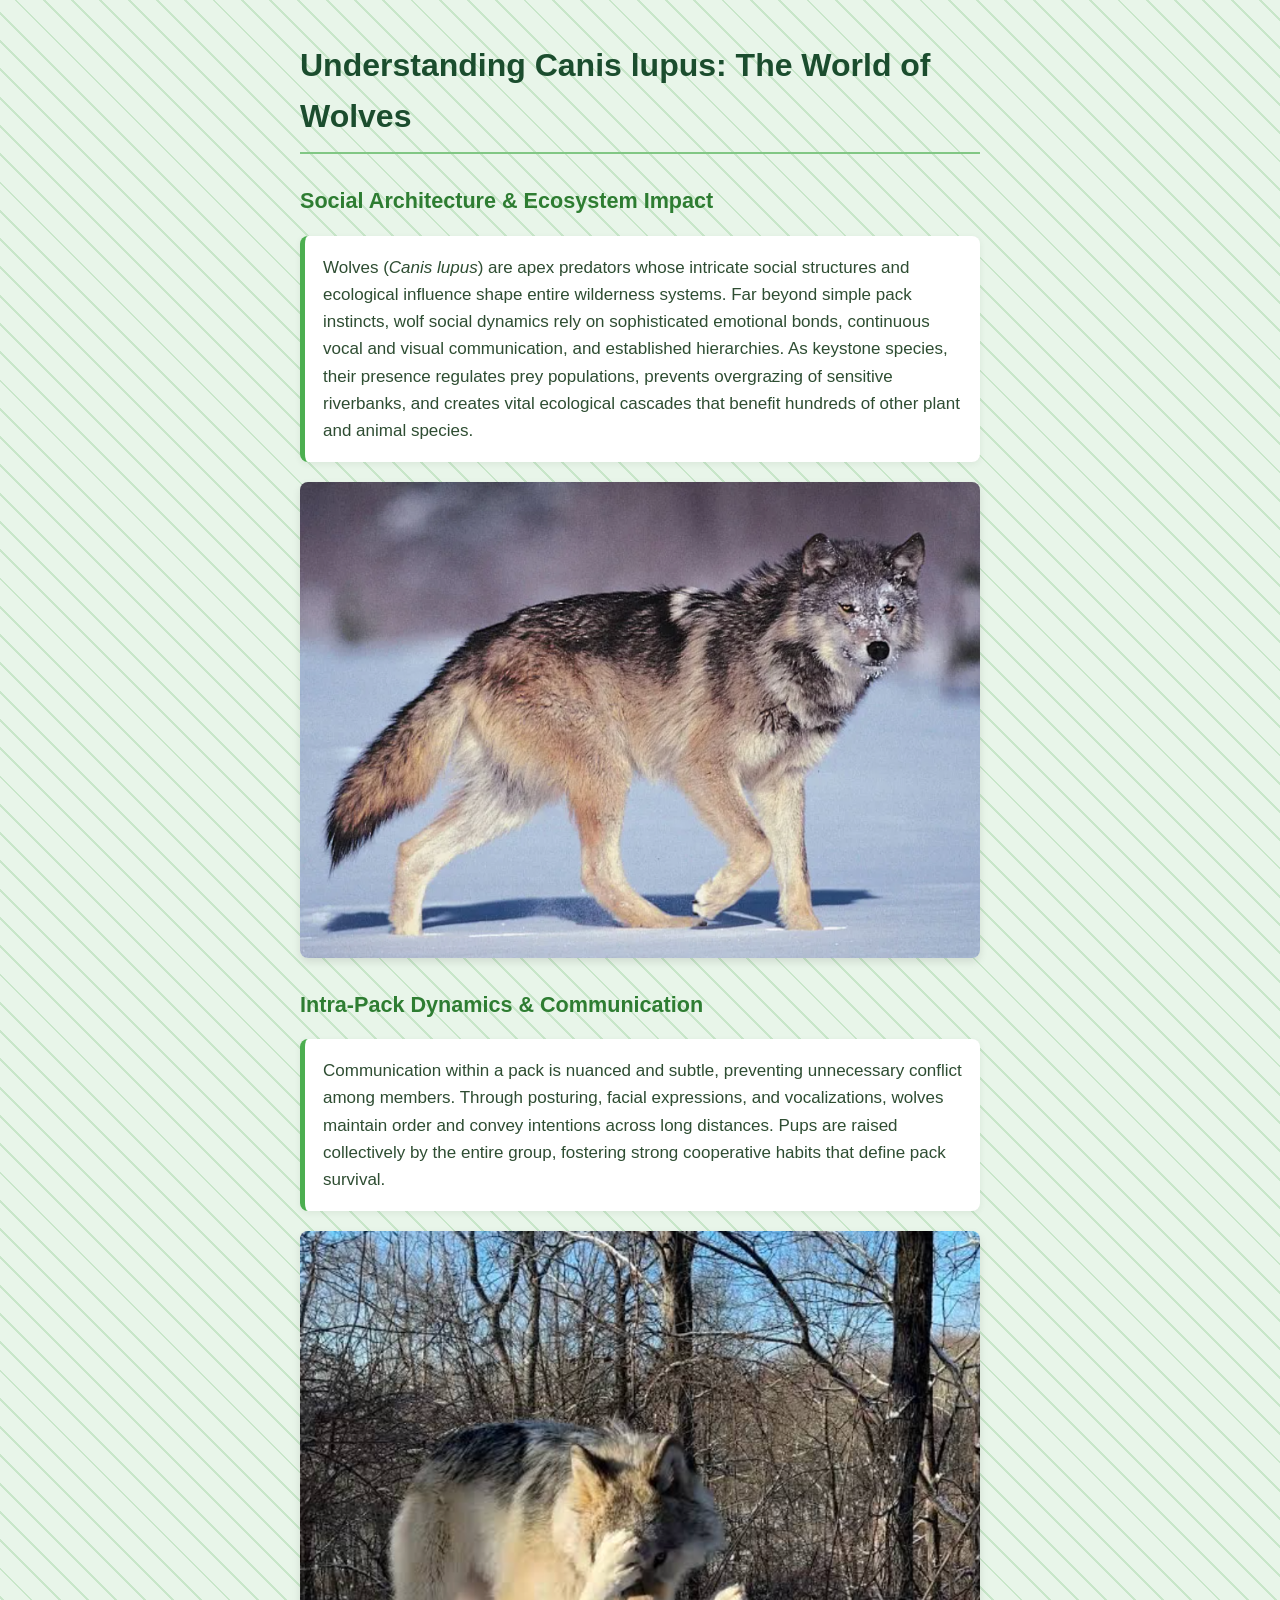
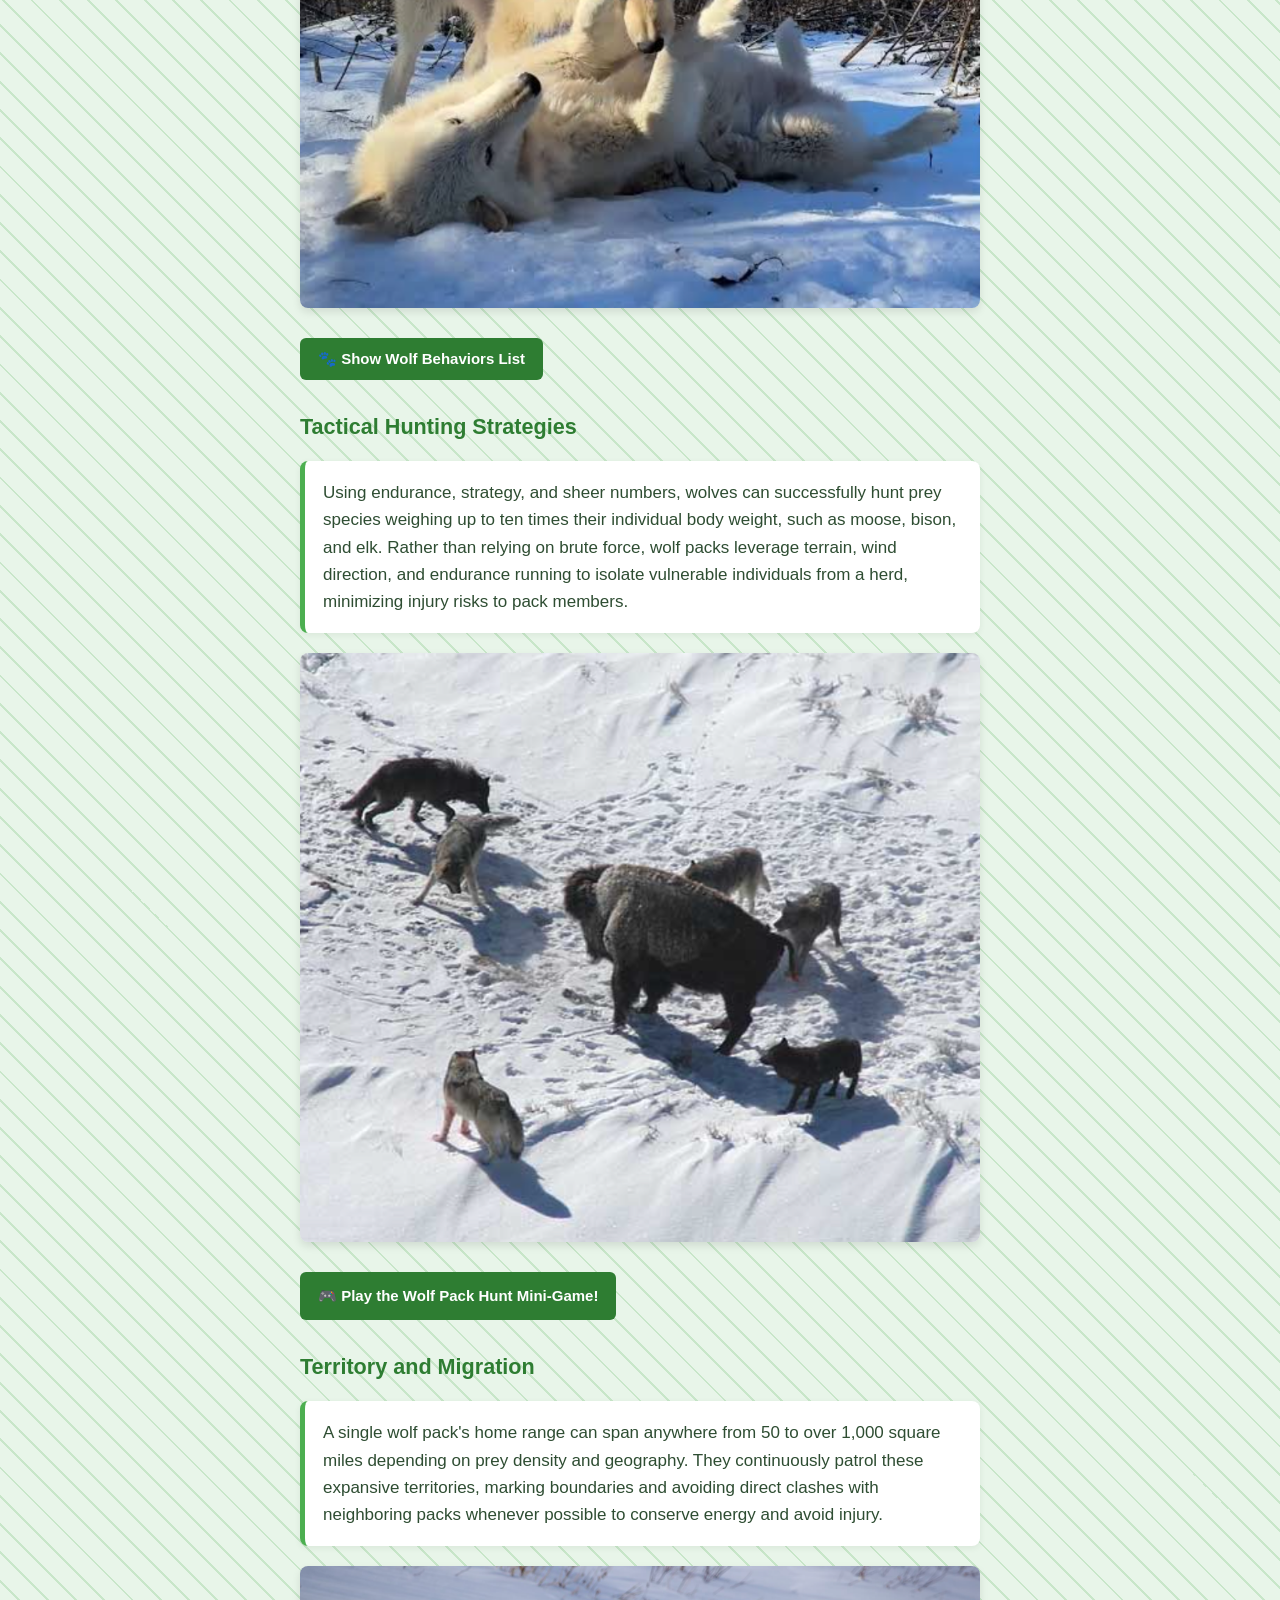
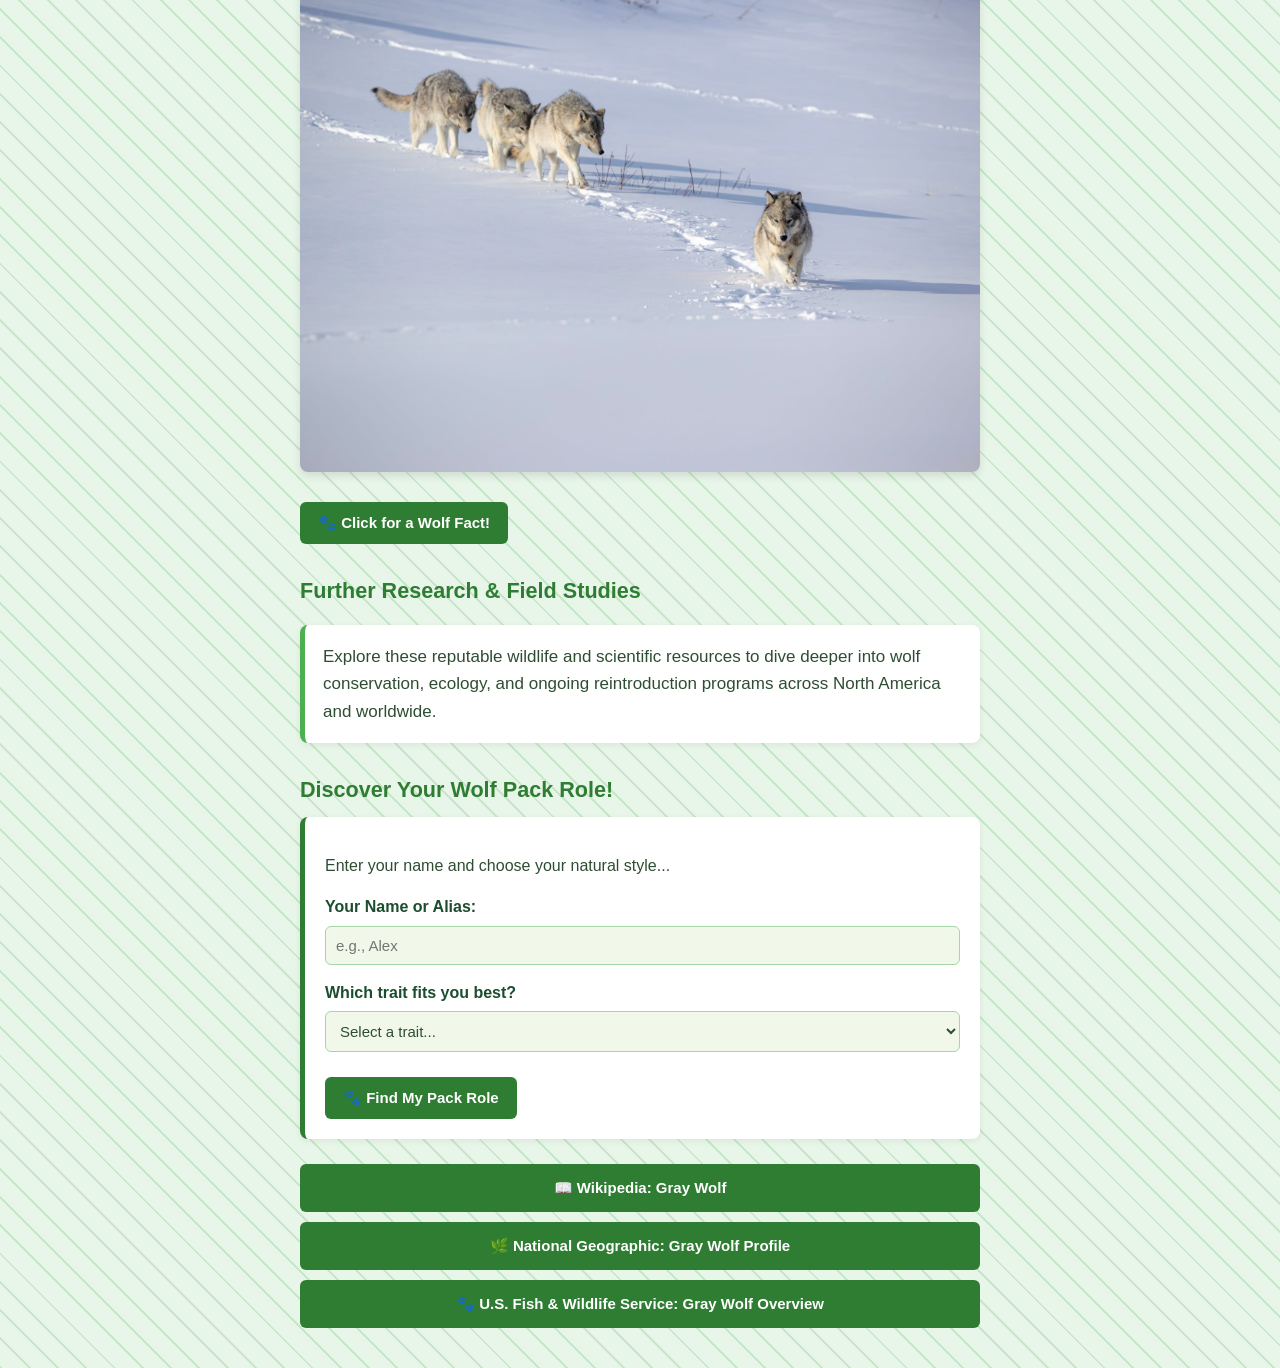
<file: index.html>
<!DOCTYPE html>
<html lang="en">
<head>
  <meta charset="UTF-8">
  <meta name="viewport" content="width=device-width, initial-scale=1.0">
  <title>Understanding Canis lupus - The World of Wolves</title> 
  <link rel="stylesheet" href="styles.css">
</head>
<body>

  <h1>Understanding Canis lupus: The World of Wolves</h1> <!-- Heading -->

  <h2>Social Architecture & Ecosystem Impact</h2> <!-- Subheading -->
  <p>
    Wolves (<em>Canis lupus</em>) are apex predators whose intricate social structures and ecological influence shape entire wilderness systems. Far beyond simple pack instincts, wolf social dynamics rely on sophisticated emotional bonds, continuous vocal and visual communication, and established hierarchies. As keystone species, their presence regulates prey populations, prevents overgrazing of sensitive riverbanks, and creates vital ecological cascades that benefit hundreds of other plant and animal species.
  </p> <!-- Paragraph -->

  <img src="Wolf.png" alt="A gray wolf standing in a snowy forest" class="responsive-img"> <!--Image -->

  <h2>Intra-Pack Dynamics & Communication</h2> <!-- Subheading -->
  <p>
    Communication within a pack is nuanced and subtle, preventing unnecessary conflict among members. Through posturing, facial expressions, and vocalizations, wolves maintain order and convey intentions across long distances. Pups are raised collectively by the entire group, fostering strong cooperative habits that define pack survival.
  </p> <!-- Paragraph -->

  <img src="Play.png" alt="Two wolves playing together" class="responsive-img"> <!--Image -->

  <button type="button" onclick="toggleBehaviors()" class="website-link" id="toggle-btn" aria-expanded="false">
    🐾 Show Wolf Behaviors List
  </button> <!-- button to show behaviors list -->

  <div id="behaviors-list" class="hidden-content">
    <p><strong>Wolf Behaviors & Pack Dynamics:</strong></p>
    <ul>
      <li><strong>Howling:</strong> Used to assemble the pack, locate missing members, synchronize pack movement, and warn rival packs away from active territory boundaries.</li>
      <li><strong>Tail & Ear Posture:</strong> High tail carriage and forward ears signal dominance and confidence; a tucked tail and flattened ears express submission or playfulness.</li>
      <li><strong>Play Bowing:</strong> Lowering front legs while keeping the hind end elevated invites pack mates into low-stakes physical play, reinforcing social bonds.</li>
      <li><strong>Scent Marking:</strong> Urination and paw-scraping along territory perimeters inform neighboring packs of boundary ownership and reproductive status.</li>
      <li><strong>Cooperative Hunting:</strong> Endurance-focused tracking strategies allow packs to tire out large prey over extensive distances through coordinated relay tactics.</li>
    </ul>
  </div> <!-- list of behaviors -->
  
  <h2>Tactical Hunting Strategies</h2> <!-- Subheading -->
  <p>
    Using endurance, strategy, and sheer numbers, wolves can successfully hunt prey species weighing up to ten times their individual body weight, such as moose, bison, and elk. Rather than relying on brute force, wolf packs leverage terrain, wind direction, and endurance running to isolate vulnerable individuals from a herd, minimizing injury risks to pack members.
  </p> <!-- Paragraph -->
  
  <img src="Wolf pack.png" alt="A pack of wolves hunting a bison in snow" class="responsive-img"> <!--Image -->

  <a href="game.html" class="website-link">🎮 Play the Wolf Pack Hunt Mini-Game!</a>

  <h2>Territory and Migration</h2> <!-- Subheading -->
  <p>
    A single wolf pack's home range can span anywhere from 50 to over 1,000 square miles depending on prey density and geography. They continuously patrol these expansive territories, marking boundaries and avoiding direct clashes with neighboring packs whenever possible to conserve energy and avoid injury.
  </p> <!-- Paragraph -->

  <img src="Travel.png" alt="A pack of wolves patrolling their territory" class="responsive-img"> <!--Image -->

  <button type="button" onclick="showWolfFact()" class="website-link">
    🐾 Click for a Wolf Fact!
  </button> <!-- Wolf fact button -->

  <h2>Further Research & Field Studies</h2> <!-- Subheading -->
  <p>
    Explore these reputable wildlife and scientific resources to dive deeper into wolf conservation, ecology, and ongoing reintroduction programs across North America and worldwide.
  </p> <!-- Paragraph -->

  <h2>Discover Your Wolf Pack Role!</h2>
  <div class="quiz-card">
  <p class="quiz-intro">Enter your name and choose your natural style...</p>

  <div class="form-group">
    <label for="visitor-name">Your Name or Alias:</label>
    <input type="text" id="visitor-name" placeholder="e.g., Alex">
  </div>

  <div class="form-group">
    <label for="preferred-trait">Which trait fits you best?</label>
    <select id="preferred-trait">
      <option value="" disabled selected>Select a trait...</option>
      <option value="leader">Strategic, confident, and protective</option>
      <option value="scout">Curious, energetic, and watchful</option>
      <option value="mediator">Playful, keeps the peace, friendly</option>
      <option value="guardian">Patient, loyal, and watchful over others</option>
    </select>
  </div>

  <!-- Use type="button" and onclick instead of form submit -->
  <button type="button" class="website-link" onclick="calculatePackRole()">🐾 Find My Pack Role</button>

  <div id="quiz-result" class="hidden-content result-box"></div>
</div>

  <div class="resource-links">
    <a href="https://en.wikipedia.org/wiki/Wolf" target="_blank" rel="noopener noreferrer" class="website-link">
      📖 Wikipedia: Gray Wolf
    </a> <!-- link to website -->
    <a href="https://www.nationalgeographic.com/animals/mammals/facts/gray-wolf" target="_blank" rel="noopener noreferrer" class="website-link">
      🌿 National Geographic: Gray Wolf Profile
    </a> <!-- link to website -->
    <a href="https://www.fws.gov/species/gray-wolf-canis-lupus" target="_blank" rel="noopener noreferrer" class="website-link">
      🐾 U.S. Fish & Wildlife Service: Gray Wolf Overview
    </a> <!-- link to website -->
  </div>

  <script src="script.js" defer></script>
</body>
</html>
</file>
<file: styles.css>
/* 1. Base Layout & Typography */
body {
  background-color: #e8f5e9;
  background-image: repeating-linear-gradient(
    45deg,
    #c8e6c9 0px,
    #c8e6c9 2px,
    #e8f5e9 2px,
    #e8f5e9 20px
  );
  font-family: Arial, sans-serif;
  color: #2e4d32;
  margin: 40px auto;
  max-width: 680px;
  line-height: 1.6;
  padding: 0 20px;
}

/* 2. Headings */
h1 {
  color: #1b4d2e; /* Dark evergreen heading color */
  border-bottom: 2px solid #81c784; /* Soft leaf-green underline */
  padding-bottom: 10px;
  margin-bottom: 20px;
  font-size: 2rem;
}

h2 {
  color: #2e7d32;
  margin-top: 30px;
  margin-bottom: 10px;
  font-size: 1.35rem;
}

/* 3. Paragraph Cards */
p {
  font-size: 17px;
  background-color: #ffffff;
  padding: 18px;
  border-radius: 8px;
  border-left: 5px solid #4caf50;
  box-shadow: 0 2px 6px rgba(46, 77, 50, 0.08);
  margin-bottom: 15px;
}

/* 4. Responsive Images */
.responsive-img {
  max-width: 100%;
  height: auto;
  border-radius: 8px;
  display: block;
  margin: 20px 0;
  box-shadow: 0 4px 8px rgba(0, 0, 0, 0.1);
}

/* 5. Buttons & Links */
.website-link {
  display: inline-block;
  background-color: #2e7d32;
  color: #ffffff;
  padding: 12px 18px;
  text-decoration: none;
  border-radius: 6px;
  font-weight: bold;
  font-size: 15px;
  border: none;
  cursor: pointer;
  margin-top: 10px;
  transition: background-color 0.2s ease, transform 0.1s ease;
}

.website-link:hover {
  background-color: #1b5e20;
}

.website-link:active {
  transform: scale(0.98);
}

/* Resource Link Container Grid */
.resource-links {
  display: flex;
  flex-direction: column;
  gap: 10px;
  margin-top: 15px;
}

.resource-links .website-link {
  margin-top: 0;
  text-align: center;
}

/* 6. Hidden / Revealed Behavior List Styling */
.hidden-content {
  display: none; !important;
}

#behaviors-list {
  background-color: #ffffff;
  padding: 15px 20px;
  border-radius: 8px;
  border-left: 5px solid #4caf50;
  margin-top: 15px;
  box-shadow: 0 2px 6px rgba(46, 77, 50, 0.08);
}

#behaviors-list ul {
  padding-left: 20px;
  margin: 10px 0 0 0;
}

#behaviors-list li {
  margin-bottom: 8px;
}

.quiz-card {
  background-color: #ffffff;
  padding: 20px;
  border-radius: 8px;
  border-left: 5px solid #2e7d32;
  box-shadow: 0 2px 6px rgba(46, 77, 50, 0.08);
  margin-bottom: 25px;
}

.quiz-intro {
  padding: 0;
  border-left: none;
  box-shadow: none;
  margin-bottom: 15px;
  font-size: 16px;
}

.form-group {
  margin-bottom: 15px;
  display: flex;
  flex-direction: column;
}

.form-group label {
  font-weight: bold;
  margin-bottom: 6px;
  color: #1b4d2e;
}

.form-group input[type="text"],
.form-group select {
  padding: 10px;
  border: 1px solid #a5d6a7;
  border-radius: 6px;
  font-size: 15px;
  color: #2e4d32;
  background-color: #f1f8e9;
}

.form-group input[type="text"]:focus,
.form-group select:focus {
  outline: none;
  border-color: #2e7d32;
  box-shadow: 0 0 4px rgba(46, 125, 50, 0.4);
}

.result-box {
  margin-top: 20px;
  padding: 15px;
  background-color: #e8f5e9;
  border-radius: 6px;
  border: 1px solid #81c784;
}

.result-box h3 {
  margin-top: 0;
  color: #1b4d2e;
}
</file>
